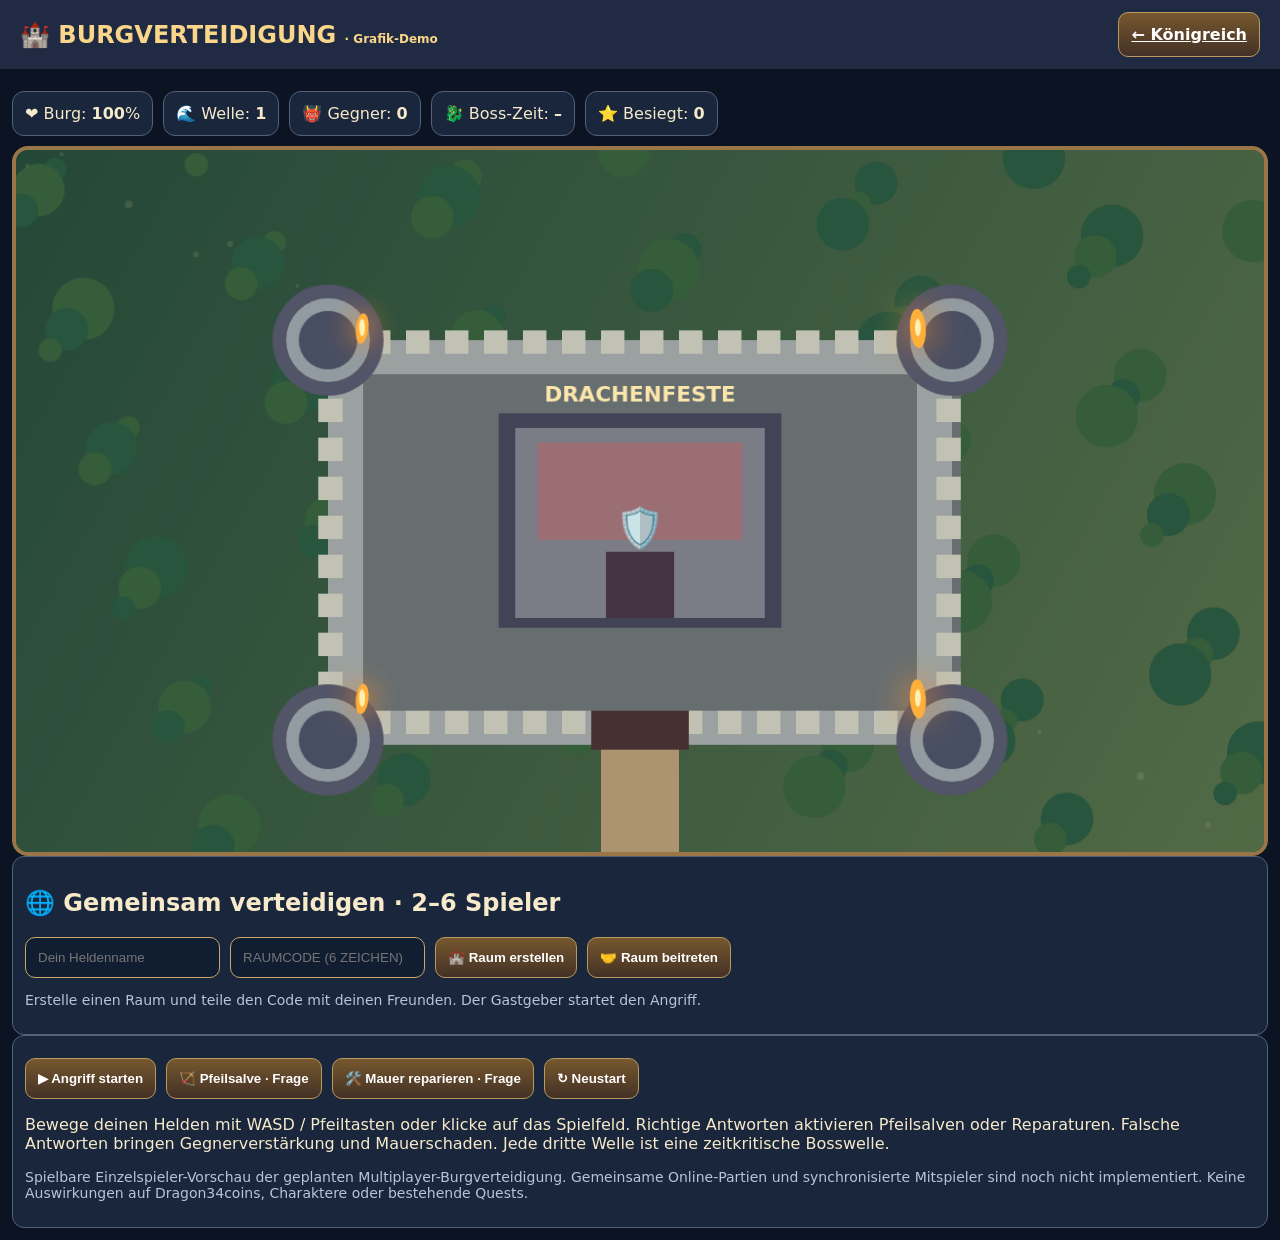
<file: burgverteidigung.html>
<!doctype html><html lang="de"><head><meta charset="utf-8"><meta name="viewport" content="width=device-width,initial-scale=1"><title>Burgverteidigung · 34a MEGAPOWER</title><style>
*{box-sizing:border-box}body{margin:0;background:#0c1322;color:#f7eacb;font:16px system-ui}header{display:flex;justify-content:space-between;align-items:center;padding:12px 20px;background:#202b43}h1{font-size:24px;margin:0;color:#f9d68a}a,button{color:#fff;background:linear-gradient(#76582e,#443126);border:1px solid #b79a60;border-radius:10px;padding:12px;cursor:pointer;font-weight:bold}main{max-width:1400px;margin:auto;padding:12px}.hud,.actions{display:flex;flex-wrap:wrap;gap:10px;margin:10px 0}.hud span,.panel{background:#19263b;border:1px solid #52627a;border-radius:12px;padding:12px}.battle{position:relative;border:4px solid #9a7548;border-radius:16px;overflow:hidden;background:#274d37}canvas{display:block;width:100%;aspect-ratio:16/9;touch-action:none}.question{position:absolute;bottom:10px;left:50%;transform:translateX(-50%);width:min(94%,800px);max-height:80%;overflow:auto;padding:15px;background:#0e1728f5;border:2px solid #e8bc6e;border-radius:14px}.question h2{font-size:20px}.answers{display:grid;grid-template-columns:1fr 1fr;gap:8px}.answers button{background:#284363;text-align:left}.hide{display:none}#banner{position:absolute;top:20%;left:0;width:100%;text-align:center;font-size:clamp(20px,4vw,48px);color:#ffe28e;font-weight:1000;text-shadow:0 4px 12px black;pointer-events:none}.muted{color:#b6c6d7;font-size:14px}@media(max-width:600px){.answers{grid-template-columns:1fr}.question h2{font-size:16px}header h1{font-size:17px}}</style></head><body>
<header><h1>🏰 BURGVERTEIDIGUNG <small style="font-size:12px">· Grafik-Demo</small></h1><a href="index.html">← Königreich</a></header><main><div class="hud"><span>❤️ Burg: <b id="hp">100</b>%</span><span>🌊 Welle: <b id="wave">1</b></span><span>👹 Gegner: <b id="count">0</b></span><span>🐉 Boss-Zeit: <b id="time">–</b></span><span>⭐ Besiegt: <b id="kills">0</b></span></div><div class="battle"><canvas id="field" width="1280" height="720"></canvas><div id="banner"></div><div class="question hide" id="quiz"><h2 id="prompt"></h2><p id="hint"></p><div class="answers" id="answers"></div><button id="check" class="hide">Antwort prüfen</button></div></div><div class="panel"><h2>🌐 Gemeinsam verteidigen · 2–6 Spieler</h2><div class="actions"><input id="playerName" placeholder="Dein Heldenname" maxlength="32" style="padding:12px;background:#111e31;color:white;border:1px solid #caa76a;border-radius:10px"><input id="roomCode" placeholder="Raumcode (6 Zeichen)" maxlength="6" style="padding:12px;background:#111e31;color:white;border:1px solid #caa76a;border-radius:10px;text-transform:uppercase"><button id="createRoom">🏰 Raum erstellen</button><button id="joinRoom">🤝 Raum beitreten</button></div><p id="roomStatus" class="muted">Erstelle einen Raum und teile den Code mit deinen Freunden. Der Gastgeber startet den Angriff.</p><p id="roster" class="muted"></p></div><div class="panel"><div class="actions"><button id="start">▶ Angriff starten</button><button id="attack">🏹 Pfeilsalve · Frage</button><button id="repair">🛠️ Mauer reparieren · Frage</button><button id="reset">↻ Neustart</button></div><p>Bewege deinen Helden mit WASD / Pfeiltasten oder klicke auf das Spielfeld. Richtige Antworten aktivieren Pfeilsalven oder Reparaturen. Falsche Antworten bringen Gegnerverstärkung und Mauerschaden. Jede dritte Welle ist eine zeitkritische Bosswelle.</p><p class="muted">Spielbare Einzelspieler-Vorschau der geplanten Multiplayer-Burgverteidigung. Gemeinsame Online-Partien und synchronisierte Mitspieler sind noch nicht implementiert. Keine Auswirkungen auf Dragon34coins, Charaktere oder bestehende Quests.</p></div></main><script src="questions.js"></script><script>
(()=>{const $=id=>document.getElementById(id),c=$('field'),g=c.getContext('2d'),W=1280,H=720,Q=(window.MP_QUESTIONS||[]).filter(q=>q.options&&q.correct!==undefined);let hp=100,wave=1,kills=0,active=false,bossTime=0,enemies=[],fx=[],hero={x:640,y:390,tx:640,ty:390},keys=new Set(),pending=null,action='attack',last=0,spawn=0,lock=false,hitFlash=0,arrowShots=[],online=null,onlineBusy=false,onlinePlayers=[],onlineHost=false;const R=(a,b)=>a+Math.random()*(b-a),msg=s=>{$('banner').textContent=s;setTimeout(()=>{if($('banner').textContent===s)$('banner').textContent=''},1900)},particle=(x,y,col)=>{for(let i=0;i<24;i++)fx.push({x,y,vx:R(-140,140),vy:R(-180,60),t:R(.3,1),col})};function enemy(boss=false){let side=Math.floor(R(0,4)),x=side===0?R(0,W):side===1?0:side===2?W:R(0,W),y=side===0?0:side===3?H:R(0,H);enemies.push({x,y,boss,hp:boss?24:2,full:boss?24:2,speed:boss?24:R(27,40)+wave*2})}function nextWave(){spawn=0;if(wave%3===0){bossTime=45;enemy(true);msg('🐉 DRACHENBOSS! 45 SEKUNDEN!')}else{bossTime=0;for(let i=0;i<Math.min(7+wave*2,25);i++)enemy()} }function begin(){hp=100;wave=1;kills=0;enemies=[];fx=[];active=true;hero={x:640,y:390,tx:640,ty:390};nextWave();msg('⚔️ VERTEIDIGT DIE BURG!')}function update(){$('hp').textContent=Math.max(0,Math.ceil(hp));$('wave').textContent=wave;$('count').textContent=enemies.length;$('time').textContent=bossTime>0?Math.ceil(bossTime)+'s':'–';$('kills').textContent=kills}
function draw(){const now=performance.now()/1000;let bg=g.createLinearGradient(0,0,W,H);bg.addColorStop(0,'#244838');bg.addColorStop(1,'#526a46');g.fillStyle=bg;g.fillRect(0,0,W,H);for(let i=0;i<100;i++){let x=(i*271+40)%W,y=(i*197+20)%H;g.fillStyle=i%2?'#365d3a':'#28553d';g.beginPath();g.arc(x,y,12+i%5*5,0,7);g.fill()}g.strokeStyle='#ac9470';g.lineWidth=80;g.beginPath();g.moveTo(640,720);g.lineTo(640,580);g.stroke();g.save();g.globalAlpha=.12;g.fillStyle='#f3e6af';for(let i=0;i<18;i++){const x=(i*173+now*8)%W,y=(i*97+Math.sin(now+i)*16+H)%H;g.beginPath();g.arc(x,y,2+i%3,0,7);g.fill()}g.restore();g.fillStyle='#657075';g.fillRect(350,220,580,365);g.fillStyle='#898f8b';g.fillRect(370,240,540,325);for(let y=245;y<565;y+=40)for(let x=380;x<900;x+=45){g.strokeStyle='#676e70';g.strokeRect(x+(y%80?12:0),y,42,37)}g.fillStyle='#424456';g.fillRect(495,270,290,220);g.fillStyle='#7c7c87';g.fillRect(512,285,256,195);g.fillStyle='#9b6e74';g.fillRect(535,300,210,100);g.fillStyle='#453444';g.fillRect(605,412,70,68);g.fillStyle='#9ba1a0';g.fillRect(320,195,640,35);g.fillRect(320,195,36,410);g.fillRect(924,195,36,410);g.fillRect(320,575,270,35);g.fillRect(690,575,270,35);for(let x=320;x<960;x+=40){g.fillStyle='#c1c2b4';g.fillRect(x,185,24,24);g.fillRect(x,575,24,24)}for(let y=215;y<600;y+=40){g.fillRect(310,y,25,24);g.fillRect(944,y,25,24)}for(const [x,y] of [[320,195],[960,195],[320,605],[960,605]]){g.fillStyle='#525467';g.beginPath();g.arc(x,y,57,0,7);g.fill();g.fillStyle='#929ba0';g.beginPath();g.arc(x,y,43,0,7);g.fill();g.fillStyle='#484e62';g.beginPath();g.arc(x,y,30,0,7);g.fill()}for(const [x,y] of [[355,195],[925,195],[355,575],[925,575]]){const flicker=1+Math.sin(now*9+x)*.18;g.save();g.shadowBlur=30*flicker;g.shadowColor='#ff8d26';g.fillStyle='#ffb13b';g.beginPath();g.ellipse(x,y-12,7*flicker,17*flicker,Math.sin(now*3+x)*.12,0,7);g.fill();g.fillStyle='#fff1b3';g.beginPath();g.ellipse(x,y-13,3,9,0,0,7);g.fill();g.restore()}g.fillStyle='#473032';g.fillRect(590,575,100,40);g.font='bold 22px system-ui';g.textAlign='center';g.fillStyle='#fbe5aa';g.fillText('DRACHENFESTE',640,258);for(const e of enemies){g.save();const bob=Math.sin(now*(e.boss?3:8)+e.x*.03)* (e.boss?9:3);g.translate(e.x,e.y+bob);g.shadowColor='#f35d43';g.shadowBlur=e.boss?25:8;g.font=e.boss?'58px serif':'30px serif';if(e.boss){g.save();g.rotate(Math.sin(now*4)*.08);g.fillText('🐲',0,15);g.restore();g.save();g.globalAlpha=.55+.3*Math.sin(now*13);g.fillStyle='#ff7633';g.shadowBlur=35;g.shadowColor='#ff6c00';g.beginPath();g.ellipse(-15+Math.sin(now*6)*12,42,20,8,0,0,7);g.fill();g.restore()}else{g.rotate(Math.sin(now*7+e.x)*.12);g.fillText('👹',0,10)}g.shadowBlur=0;g.fillStyle='#dd4545';g.fillRect(e.boss?-35:-18,e.boss?-53:-30,e.boss?70:36,5);g.fillStyle='#8deb82';g.fillRect(e.boss?-35:-18,e.boss?-53:-30,(e.boss?70:36)*Math.max(0,e.hp)/e.full,5);g.restore()}if(!online){g.font='40px serif';g.fillText('🛡️',hero.x,hero.y+10+Math.sin(now*9)*3)}for(const p of onlinePlayers){g.font='35px serif';g.fillText(p.you?'🛡️':'⚔️',p.x,p.y+10+Math.sin(now*7+p.x)*3);g.font='bold 15px system-ui';g.fillStyle=p.you?'#a9f8c7':'#ffe4a0';g.fillText(p.name,p.x,p.y-30)}for(const p of fx){g.globalAlpha=Math.max(0,p.t);g.fillStyle=p.col;g.fillRect(p.x,p.y,5,5)}g.globalAlpha=1;if(hitFlash>0){g.fillStyle='rgba(255,50,30,'+Math.min(.28,hitFlash*.4)+')';g.fillRect(0,0,W,H)}if(arrowShots.length){for(const a of arrowShots){g.save();g.translate(a.x,a.y);g.rotate(Math.atan2(a.vy,a.vx));g.strokeStyle='#ffe7a3';g.shadowBlur=12;g.shadowColor='#ffd56b';g.lineWidth=4;g.beginPath();g.moveTo(-18,0);g.lineTo(14,0);g.stroke();g.restore()}}}
function frame(t){let dt=Math.min(.05,(t-last)/1000||0);last=t;if(active&&!pending&&!online){if(bossTime>0){bossTime-=dt;if(bossTime<=0){hp-=30;msg('🔥 BOSS-ZEIT ABGELAUFEN!')}}spawn+=dt;if(wave%3!==0&&spawn>9){spawn=0;enemy()}let dx=0,dy=0;if(keys.has('a')||keys.has('arrowleft'))dx--;if(keys.has('d')||keys.has('arrowright'))dx++;if(keys.has('w')||keys.has('arrowup'))dy--;if(keys.has('s')||keys.has('arrowdown'))dy++;if(dx||dy){hero.tx=hero.x+dx*70;hero.ty=hero.y+dy*70}let dist=Math.hypot(hero.tx-hero.x,hero.ty-hero.y);if(dist>2){hero.x+=(hero.tx-hero.x)/dist*Math.min(dist,220*dt);hero.y+=(hero.ty-hero.y)/dist*Math.min(dist,220*dt)}hero.x=Math.max(355,Math.min(925,hero.x));hero.y=Math.max(235,Math.min(565,hero.y));for(const e of enemies){let d=Math.hypot(640-e.x,590-e.y)||1;e.x+=(640-e.x)/d*e.speed*dt;e.y+=(590-e.y)/d*e.speed*dt;if(d<32){hitFlash=.7;hp-=e.boss?15:4;particle(e.x,e.y,'#f86c43');e.hp=0}}enemies=enemies.filter(e=>e.hp>0);if(hp<=0){active=false;msg('💀 BURG GEFALLEN!')}else if(!enemies.length){wave++;if(wave>9){active=false;msg('🏆 BURG GERETTET!')}else nextWave()}}for(const a of arrowShots){a.x+=a.vx*dt;a.y+=a.vy*dt;a.t-=dt}arrowShots=arrowShots.filter(a=>a.t>0);hitFlash=Math.max(0,hitFlash-dt);for(const p of fx){p.x+=p.vx*dt;p.y+=p.vy*dt;p.vy+=210*dt;p.t-=dt}fx=fx.filter(p=>p.t>0);draw();update();requestAnimationFrame(frame)}
function volley(){let targets=enemies.slice().sort((a,b)=>Math.hypot(a.x-640,a.y-590)-Math.hypot(b.x-640,b.y-590));for(const e of targets.slice(0,5)){e.hp-=e.boss?5:2;particle(e.x,e.y,'#ffdf76');{const dx=e.x-hero.x,dy=e.y-hero.y,d=Math.hypot(dx,dy)||1;arrowShots.push({x:hero.x,y:hero.y,vx:dx/d*850,vy:dy/d*850,t:.5})}if(e.hp<=0)kills++}enemies=enemies.filter(e=>e.hp>0);msg('🏹 PFEILSALVE!')}
function ask(type){if(!active){msg('Erst Angriff starten!');return}if(pending||!Q.length)return;action=type;pending=Q[Math.floor(Math.random()*Q.length)];const q=pending,correct=Array.isArray(q.correct)?q.correct:[q.correct],selected=new Set();$('quiz').classList.remove('hide');$('prompt').textContent=q.q;$('hint').textContent=correct.length>1?'Mehrere Antworten richtig – alle auswählen':'Eine Antwort auswählen';$('answers').replaceChildren();q.options.forEach((o,i)=>{let b=document.createElement('button');b.textContent=String.fromCharCode(65+i)+'. '+o;b.onclick=()=>{if(correct.length===1)return grade([i]);if(selected.has(i)){selected.delete(i);b.style.outline=''}else{selected.add(i);b.style.outline='3px solid gold'}};$('answers').appendChild(b)});$('check').classList.toggle('hide',correct.length===1);$('check').onclick=()=>{if(selected.size)grade([...selected])}}
function grade(selected){if(!pending||lock)return;lock=true;let q=pending,correct=Array.isArray(q.correct)?q.correct:[q.correct],ok=selected.length===correct.length&&correct.every(i=>selected.includes(i));if(online){onlineCall('answer',{p_correct:ok,p_skill:action}).then(syncState).catch(showError)}else if(ok){if(action==='repair'){hp=Math.min(100,hp+18);particle(640,590,'#9af9b3');msg('🛠️ MAUER REPARIERT!')}else volley()}else{hp-=6;hitFlash=.7;for(let i=0;i<3;i++)enemy();msg('💀 FALSCH! GEGNER-INVASION!')}$('hint').textContent=(ok?'✅ Richtig! ':'❌ Falsch! ')+(q.ex||'');document.querySelectorAll('#answers button').forEach(b=>b.disabled=true);setTimeout(()=>{$('quiz').classList.add('hide');pending=null;lock=false},1800)}
$('start').onclick=()=>{if(online){if(onlineHost)onlineCall('start').then(syncState).catch(showError);else msg('Nur der Gastgeber startet!')}else if(!active)begin()};$('reset').onclick=()=>{if(online){msg('Im Online-Raum startet der Gastgeber eine neue Runde');return}pending=null;lock=false;$('quiz').classList.add('hide');begin()};$('attack').onclick=()=>ask('attack');$('repair').onclick=()=>ask('repair');document.addEventListener('keydown',e=>keys.add(e.key.toLowerCase()));document.addEventListener('keyup',e=>keys.delete(e.key.toLowerCase()));c.addEventListener('pointerdown',e=>{let r=c.getBoundingClientRect();hero.tx=(e.clientX-r.left)/r.width*W;hero.ty=(e.clientY-r.top)/r.height*H;if(online)onlineCall('move',{p_x:Math.round(hero.tx),p_y:Math.round(hero.ty)}).catch(()=>{})});requestAnimationFrame(frame);
const API_SIEGE='https://smqeuxsqkmqlpgtbmhre.supabase.co/rest/v1/rpc/mp_siege',SIEGE_KEY='sb_publishable_-2mJB_-wPHPGbjNJxnkpAg_CKOHbu9J';
function showError(e){$('roomStatus').textContent='⚠️ '+(e.message||e)}
async function onlineCall(act,more={}){if(!online&&act!=='create'&&act!=='join')throw Error('Kein Raum');const payload={p_action:act,p_code:online?.code||$('roomCode').value.trim().toUpperCase()||null,p_token:online?.token||null,p_name:$('playerName').value.trim()||'Held',...more};const response=await fetch(API_SIEGE,{method:'POST',headers:{'Content-Type':'application/json','apikey':SIEGE_KEY},body:JSON.stringify(payload)});const data=await response.json();if(!response.ok)throw Error(data.message||'Serverfehler');return data}
function syncState(data){if(!data||!online)return;onlineHost=data.host;hp=data.hp;wave=data.wave;enemies=data.state.enemies||[];kills=data.state.kills||0;active=!!data.state.running;bossTime=data.boss_seconds||0;onlinePlayers=data.players||[];$('roomStatus').textContent='🏰 Raum '+online.code+' · '+(onlineHost?'Du bist Gastgeber':'Du bist Mitspieler')+' · '+(active?'Angriff läuft!':'Warte auf Spielstart');$('roster').textContent='Helden: '+onlinePlayers.map(p=>p.name).join(' · ');let me=onlinePlayers.find(p=>p.you);if(me){hero.x=me.x;hero.y=me.y;hero.tx=me.x;hero.ty=me.y}}
async function connect(action){try{if(!$('playerName').value.trim())throw Error('Bitte Heldennamen eingeben');const data=await onlineCall(action);online={code:data.code,token:data.token};$('roomCode').value=data.code;sessionStorage.setItem('mp_siege_session',JSON.stringify(online));msg('🏰 ONLINE-RAUM '+data.code);await poll()}catch(e){showError(e)}}
async function poll(){if(!online||onlineBusy)return;onlineBusy=true;try{syncState(await onlineCall('state'))}catch(e){showError(e)}finally{onlineBusy=false}}
$('createRoom').onclick=()=>connect('create');$('joinRoom').onclick=()=>connect('join');
const oldSession=sessionStorage.getItem('mp_siege_session');if(oldSession){try{online=JSON.parse(oldSession);$('roomCode').value=online.code;poll()}catch{online=null}}
setInterval(poll,1200);
})();
</script></body></html>
</file>
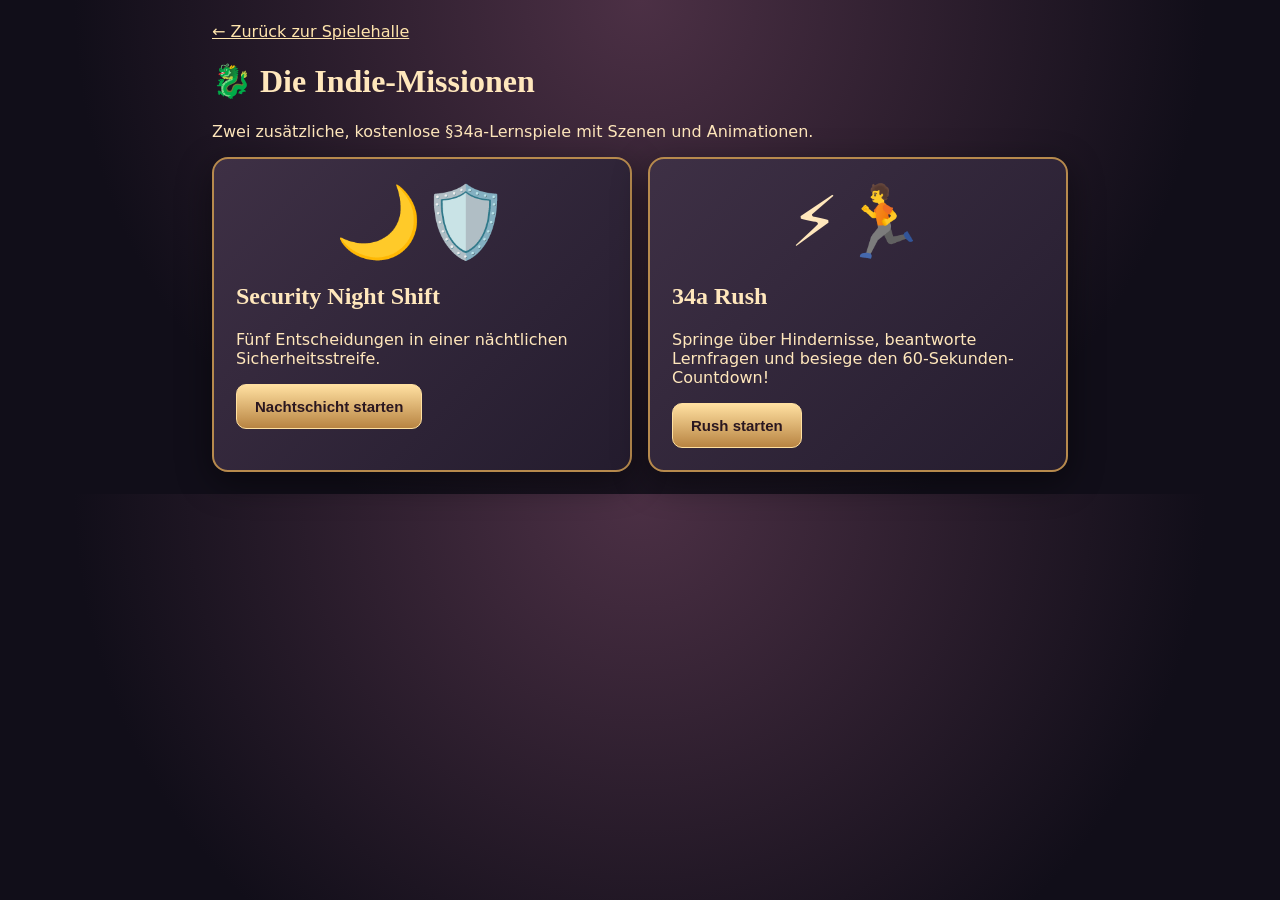
<file: indie-minigames.html>
<!doctype html><html lang="de"><head><meta charset="utf-8"><meta name="viewport" content="width=device-width,initial-scale=1"><title>34a MEGAPOWER – Indie Spiele</title><style>
*{box-sizing:border-box}body{margin:0;background:radial-gradient(circle at top,#4c3045,#110e19 70%);color:#ffe7bc;font:16px system-ui}main{max-width:900px;margin:auto;padding:22px}h1,h2{font-family:Georgia,serif}a{color:#ffe5ac}.grid{display:grid;grid-template-columns:repeat(auto-fit,minmax(240px,1fr));gap:16px}.card,.panel{background:linear-gradient(135deg,#3e3045,#241c2e);border:2px solid #b78a4d;border-radius:16px;padding:22px;box-shadow:0 10px 35px #0007}.card{cursor:pointer}.card:hover{border-color:#ffe28c}.art{font-size:70px;text-align:center;animation:bob 2s infinite alternate}button{cursor:pointer;border:1px solid #ffe0a0;border-radius:10px;padding:13px 18px;background:linear-gradient(#ffe0a1,#b88442);color:#2a1720;font-weight:900;font-size:15px;min-height:44px}button:disabled{opacity:.6}.hidden{display:none!important}.hud{display:flex;gap:10px;flex-wrap:wrap;margin:12px 0}.hud span{background:#463448;border-radius:20px;padding:8px 12px}.stage{height:300px;border:2px solid #9e805b;border-radius:12px;position:relative;overflow:hidden;background:radial-gradient(circle at 80% 20%,#fff3ac 0 12px,transparent 15px),linear-gradient(#11172c,#274059)}.stage:before{content:'🏰';position:absolute;right:8%;top:12%;font-size:130px;filter:brightness(.6)}.actor{position:absolute;bottom:33%;left:14%;font-size:70px;animation:bob 1.3s infinite alternate}.scene{position:absolute;bottom:10px;left:10px;right:10px;border-radius:10px;padding:14px;background:#101426eb;z-index:3}.choices{display:grid;gap:10px;margin:14px 0}.choices button{background:#41334b;color:#ffe9c4;text-align:left}.choices button.correct{background:#245c48}.choices button.wrong{background:#783d45}.feedback{background:#2c3944;padding:12px;border-left:4px solid #eecb72;margin:12px 0}.ground{position:absolute;bottom:0;height:32%;width:100%;background:repeating-linear-gradient(90deg,#313b55 0 48px,#46516b 49px 55px);border-top:6px solid #8a9aaf}.runner{bottom:30%;transition:bottom .12s}.runner.jump{bottom:62%}.obstacle{position:absolute;right:-60px;bottom:32%;font-size:50px;animation:move 1.9s linear forwards}.controls{display:flex;gap:12px;flex-wrap:wrap}.note{color:#d4bfa8;font-size:13px}.flash{animation:flash .25s 2}@keyframes bob{to{transform:translateY(-10px)}}@keyframes move{to{right:110%}}@keyframes flash{50%{filter:brightness(2)}}@media(prefers-reduced-motion:reduce){.art,.actor{animation:none}}
</style></head><body><main><a href="index.html">← Zurück zur Spielehalle</a><h1>🐉 Die Indie-Missionen</h1><p>Zwei zusätzliche, kostenlose §34a-Lernspiele mit Szenen und Animationen.</p><div id="menu" class="grid"><div class="card" data-mode="night" role="button" tabindex="0"><div class="art">🌙🛡️</div><h2>Security Night Shift</h2><p>Fünf Entscheidungen in einer nächtlichen Sicherheitsstreife.</p><button>Nachtschicht starten</button></div><div class="card" data-mode="rush" role="button" tabindex="0"><div class="art">⚡🏃</div><h2>34a Rush</h2><p>Springe über Hindernisse, beantworte Lernfragen und besiege den 60-Sekunden-Countdown!</p><button>Rush starten</button></div></div><section class="panel hidden" id="game"><div class="hud"><span id="label"></span><span id="progress"></span><span id="score"></span><span id="timer"></span></div><div id="stage" class="stage"></div><div class="choices" id="choices"></div><div id="feedback" class="feedback hidden" role="status"></div><div class="controls"><button id="next" class="hidden">Weiter ➜</button><button id="jump" class="hidden">⬆ Springen (Leertaste)</button><button id="back">Zur Auswahl</button></div><p class="note">Kostenlos, ohne Werbung, Konto oder externe Dienste. Die bestehenden Dragon34coins und Spielstände bleiben unberührt. Die Beispiele sind vereinfacht und ersetzen keine Rechtsberatung.</p></section></main><script>
const $=x=>document.getElementById(x);
const night=[
['Ein Besucher möchte ohne Anmeldung hinein.',['Einlassen','Berechtigung nach Dienstanweisung prüfen','Ausweis einbehalten'],1,'Zutritt nur mit entsprechender Berechtigung gewähren.'],
['Du bemerkst Rauch und einen Alarm.',['Ignorieren','Erst Fotos machen','Nach Notfallplan alarmieren, Eigenschutz beachten'],2,'Alarmierung und Eigenschutz haben Vorrang.'],
['Ein Besucher schreit dich an, ist aber nicht gewalttätig.',['Ruhig deeskalieren und Abstand wahren','Sofort zuschlagen','Ohne Grund festhalten'],0,'Deeskalation und Abstand helfen, Risiken zu vermindern.'],
['Du findest fremde Schlüssel.',['Behalten','Fund dokumentieren und ordnungsgemäß abgeben','Wegwerfen'],1,'Fundsachen sicher verwahren und abgeben.'],
['Der Fluchtweg ist zugestellt.',['Ignorieren','Kartons stehen lassen','Blockade nach Vorgabe beseitigen lassen und melden'],2,'Rettungswege müssen frei bleiben.']];
const rush=[
['Wann ist Notwehr nach § 32 StGB möglich?',['Bei gegenwärtigem rechtswidrigem Angriff','Für jede Vergeltung','Bei bloßem Ärger'],0,'Notwehr dient der erforderlichen Verteidigung gegen einen gegenwärtigen rechtswidrigen Angriff.'],
['Wozu dient das Wachbuch?',['Für Witze','Zur Dokumentation wichtiger Ereignisse','Als Privatnotiz'],1,'Sachliche Dokumentation ist wichtig.'],
['Eine Person wird laut. Was hilft?',['Provokation','Drohungen','Ruhig sprechen und Abstand halten'],2,'Deeskalation und Eigenschutz sind sinnvoll.'],
['Was ist bei einer Sicherheitsmaßnahme wichtig?',['Verhältnismäßigkeit','Immer maximale Härte','Willkür'],0,'Eingriffe benötigen eine Grundlage und müssen verhältnismäßig sein.'],
['Was tust du bei einem Alarm?',['Ignorieren','Alarm- und Dienstanweisung beachten','Ungeprüft ausschalten'],1,'Geregeltes Vorgehen nach Notfallplan.']];
let s=null,interval=null,spawn=null,pending=[];
function later(f,t){const h=setTimeout(f,t);pending.push(h)}
function clean(){clearInterval(interval);clearInterval(spawn);pending.forEach(clearTimeout);pending=[]}
function show(id,on){$(id).classList.toggle('hidden',!on)}
function hud(){if(!s)return;$('label').textContent=s.mode==='night'?'🌙 Nachtschicht':'⚡ Rush';$('progress').textContent=s.mode==='night'?'Einsatz '+(Math.min(s.index+1,5))+'/5':'❤️ '+s.life+' · Frage '+s.index+'/5';$('score').textContent='⭐ '+s.score;$('timer').textContent=s.mode==='rush'?'⏱ '+s.time+'s':'🛡️ Dienst'}
function start(mode){clean();s={mode,index:0,score:0,life:3,time:60,jumping:false,waiting:false,ended:false,count:0};show('menu',false);show('game',true);show('jump',mode==='rush');show('next',false);show('feedback',false);if(mode==='night')question();else{scene();interval=setInterval(()=>{if(!s||s.ended)return;s.time--;hud();if(s.time<=0)finish()},1000);spawn=setInterval(obstacle,2500)}hud()}
function scene(){ $('stage').innerHTML='<div class="ground"></div><div class="actor runner" id="actor">🏃</div><div class="scene" id="scene">Springe über Hindernisse! Nach jeweils zwei Hindernissen folgt eine Wissensfrage.</div>';$('choices').replaceChildren()}
function question(){if(s.index>=night.length){finish();return}$('stage').innerHTML='<div class="actor">🛡️</div><div class="scene" id="scene"></div>';$('scene').textContent=night[s.index][0];ask(night[s.index],()=>{s.index++;question()});hud()}
function ask(q,done){s.waiting=true;$('choices').replaceChildren();q[1].forEach((answer,i)=>{let b=document.createElement('button');b.textContent=String.fromCharCode(65+i)+'. '+answer;b.onclick=()=>{if(!s||s.ended||s.answered)return;s.answered=true;let right=i===q[2];if(right)s.score+=100;else if(s.mode==='rush')s.life--;[...$('choices').children].forEach((n,j)=>{n.disabled=true;if(j===q[2])n.classList.add('correct');if(j===i&&!right)n.classList.add('wrong')});$('feedback').textContent=(right?'✅ Richtig! +100 Punkte. ':'❌ Leider falsch. ')+q[3];show('feedback',true);show('next',true);$('next').onclick=()=>{show('next',false);show('feedback',false);s.answered=false;if(s.life<=0)finish();else done()};hud()};$('choices').appendChild(b)})}
function jump(){if(!s||s.mode!=='rush'||s.jumping||s.waiting||s.ended)return;s.jumping=true;$('actor').classList.add('jump');later(()=>{if(s&&!s.ended){s.jumping=false;$('actor')?.classList.remove('jump')}},1050)}
function obstacle(){if(!s||s.waiting||s.ended)return;const el=document.createElement('div');el.className='obstacle';el.textContent=['🪨','🚧','🔥'][s.count%3];$('stage').appendChild(el);later(()=>{el.remove();if(!s||s.ended||s.waiting)return;if(!s.jumping){s.life--;hud();$('stage').classList.add('flash');later(()=>$('stage')?.classList.remove('flash'),550)}s.count++;if(s.life<=0){finish();return}if(s.count%2===0)checkpoint()},1350)}
function checkpoint(){s.waiting=true;$('stage').querySelectorAll('.obstacle').forEach(x=>x.remove());$('scene').textContent='⚡ Wissens-Checkpoint!';ask(rush[s.index],()=>{s.index++;if(s.index===rush.length){finish();return}s.waiting=false;$('choices').replaceChildren();$('scene').textContent='Weiter springen und Punkte sammeln!';hud()})}
function finish(){if(!s||s.ended)return;s.ended=true;clean();show('next',false);show('jump',false);show('feedback',false);$('choices').replaceChildren();$('stage').innerHTML='<div class="actor">🏆</div><div class="scene" id="scene"></div>';$('scene').textContent='Mission beendet! Deine Punktzahl: '+s.score;const b=document.createElement('button');b.textContent='🔁 Erneut spielen';const mode=s.mode;b.onclick=()=>start(mode);$('choices').appendChild(b);hud()}
function back(){clean();s=null;show('game',false);show('menu',true)}
document.querySelectorAll('[data-mode]').forEach(c=>{c.onclick=()=>start(c.dataset.mode);c.onkeydown=e=>{if(e.target===c&&(e.key==='Enter'||e.key===' ')){e.preventDefault();start(c.dataset.mode)}}});$('back').onclick=back;$('jump').onclick=jump;document.addEventListener('keydown',e=>{if(e.code==='Space'&&s?.mode==='rush'&&!s.waiting){e.preventDefault();jump()}});
</script></body></html>
</file>
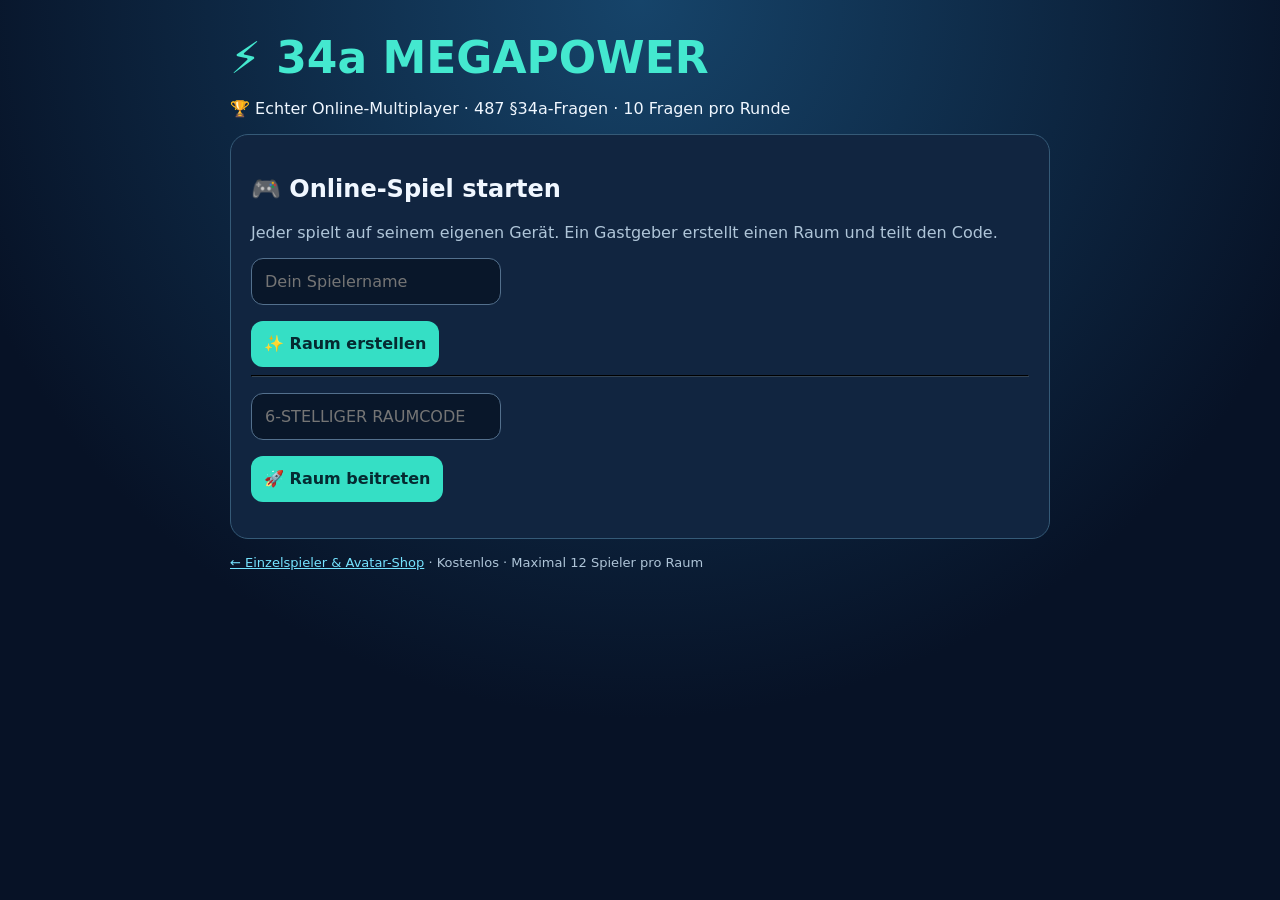
<file: multiplayer.html>
<!doctype html><html lang="de"><head><meta charset="utf-8"><meta name="viewport" content="width=device-width,initial-scale=1"><title>34a MEGAPOWER – Multiplayer</title><style>
:root{font-family:system-ui,Arial;color-scheme:dark}*{box-sizing:border-box}body{margin:0;background:radial-gradient(circle at top,#16446a,#071226 65%);color:#f0f7ff;min-height:100vh}.wrap{max-width:850px;margin:auto;padding:24px 15px 80px}h1{font-size:clamp(28px,6vw,44px);margin:8px 0;color:#44e8cf}.card{background:#112540;border:1px solid #355a77;border-radius:18px;padding:20px;margin:16px 0}.row{display:flex;flex-wrap:wrap;gap:10px;align-items:center}button,input{font:inherit;border-radius:12px;padding:13px;min-height:46px}input{background:#09172a;border:1px solid #53708d;color:white;max-width:100%;width:250px}button{border:0;background:#35dfc5;color:#052a31;font-weight:800;cursor:pointer}button:disabled{opacity:.5}.ghost{background:#284663;color:#fff}.muted{color:#afc5d8}.code{font-size:38px;letter-spacing:6px;font-weight:900;color:#ffd76a}.option{display:block;width:100%;text-align:left;margin:9px 0;background:#203e5c;color:white}.option.selected{background:#ffd76a;color:#122437}.score{display:flex;justify-content:space-between;border-bottom:1px solid #35516c;padding:11px 0}.error{color:#ff9c9c}.success{color:#54e4b4}.small{font-size:13px}a{color:#75e3ff}</style></head><body><main class="wrap"><h1>⚡ 34a MEGAPOWER</h1><p>🏆 Echter Online-Multiplayer · 487 §34a-Fragen · 10 Fragen pro Runde</p><div id="app" class="card">Lade Spiel …</div><p class="muted small"><a href="./">← Einzelspieler & Avatar-Shop</a> · Kostenlos · Maximal 12 Spieler pro Raum</p></main><script src="./questions.js"></script><script>
const URL='https://smqeuxsqkmqlpgtbmhre.supabase.co/rest/v1/rpc/',KEY='sb_publishable_-2mJB_-wPHPGbjNJxnkpAg_CKOHbu9J',Q=window.MP_QUESTIONS||[];
const app=document.getElementById('app');const originalName=new URLSearchParams(location.search).get('name')||'';let me=null,st=null,selected=-1,busy=false,err='',lastRound=-2,host=false,finished=false;
const esc=s=>String(s??'').replace(/[&<>"']/g,x=>({'&':'&amp;','<':'&lt;','>':'&gt;','"':'&quot;',"'":'&#39;'}[x]));
async function rpc(fn,data){const r=await fetch(URL+fn,{method:'POST',headers:{apikey:KEY,'Content-Type':'application/json'},body:JSON.stringify(data)});const txt=await r.text();let obj;try{obj=JSON.parse(txt)}catch{obj=txt}if(!r.ok)throw Error(obj.message||'Verbindung fehlgeschlagen');return obj}
function save(){localStorage.setItem('mp_online_session',JSON.stringify(me))}
function setup(){app.innerHTML='<h2>🎮 Online-Spiel starten</h2><p class="muted">Jeder spielt auf seinem eigenen Gerät. Ein Gastgeber erstellt einen Raum und teilt den Code.</p><p><input id="name" maxlength="24" placeholder="Dein Spielername"></p><div class="row"><button id="create">✨ Raum erstellen</button></div><hr style="border-color:#345"><p><input id="code" maxlength="6" placeholder="6-stelliger Raumcode" style="text-transform:uppercase"></p><button id="join">🚀 Raum beitreten</button><p id="message" class="error"></p>';if(originalName){document.getElementById('name').value=originalName;document.getElementById('name').readOnly=true}document.getElementById('create').onclick=()=>enter('mp_create');document.getElementById('join').onclick=()=>enter('mp_join')}
async function enter(fn){const name=document.getElementById('name').value.trim(),code=document.getElementById('code').value.trim().toUpperCase(),msg=document.getElementById('message');if(!name){msg.textContent='Bitte zuerst deinen Namen eingeben.';return}if(fn==='mp_join'&&code.length!==6){msg.textContent='Bitte den sechsstelligen Raumcode eingeben.';return}msg.textContent='Verbinde …';try{me=await rpc(fn,fn==='mp_create'?{p_name:name}:{p_name:name,p_code:code});host=!!me.host_token;save();await refresh()}catch(e){msg.textContent=e.message}}
async function refresh(){if(!me||busy)return;busy=true;try{const next=await rpc('mp_state',{p_code:me.code,p_token:me.token});if(next.round!==lastRound){selected=-1;lastRound=next.round}st=next;err='';render()}catch(e){err=e.message;render()}finally{busy=false}}
function leaderboard(){return '<h3>🏆 Live-Rangliste</h3>'+st.players.map((p,i)=>'<div class="score"><span>'+(i+1)+'. '+esc(p.name)+(p.answered&&st.status==='playing'?' ✓':'')+'</span><strong>'+p.score+' Punkte</strong></div>').join('')}
function render(){if(!me){setup();return}if(err){app.innerHTML='<p class="error">'+esc(err)+'</p><button id="retry">Erneut versuchen</button>';document.getElementById('retry').onclick=refresh;return}
let h='<p>Raumcode: <span class="code">'+esc(me.code)+'</span></p><p class="muted">Teile den Code mit deinen Freunden. Jeder öffnet denselben Multiplayer-Link.</p>';
if(st.status==='lobby'){h+='<h2>👥 Warteraum</h2>'+leaderboard();if(host)h+='<p><button id="start">▶️ 10 Fragen starten</button></p>';else h+='<p class="muted">Warte, bis der Gastgeber startet.</p>'}
if(st.status==='playing'){const idx=st.questions[st.round],q=Q[idx];h+='<h2>Frage '+(st.round+1)+' von 10</h2>';if(q){h+='<p><strong>'+esc(q.q)+'</strong></p>';h+=q.options.map((o,i)=>'<button class="option '+(selected===i?'selected':'')+'" data-answer="'+i+'" '+(selected>=0?'disabled':'')+'>'+String.fromCharCode(65+i)+'. '+esc(o)+'</button>').join('');if(selected>=0)h+='<p class="'+(selected===q.correct?'success':'error')+'">'+(selected===q.correct?'✅ Richtig! +100 Punkte':'❌ Nicht richtig. Richtige Antwort: '+esc(q.options[q.correct]))+'</p>'}else h+='<p class="error">Frage konnte nicht geladen werden.</p>';h+=leaderboard();if(host)h+='<p><button id="next">'+(st.round===9?'🏆 Ergebnis anzeigen':'➡️ Nächste Frage')+'</button></p>';else h+='<p class="muted">Der Gastgeber schaltet die nächste Frage frei.</p>'}
if(st.status==='finished')h+='<h2>🎉 Runde beendet!</h2><p>🥇 Gewinner: '+esc(st.players[0]?.name||'')+'</p>'+leaderboard()+'<p><button id="new">Neuen Raum erstellen</button></p>';
app.innerHTML=h;
document.querySelectorAll('[data-answer]').forEach(b=>b.onclick=async()=>{if(selected>=0)return;selected=Number(b.dataset.answer);render();try{await rpc('mp_answer',{p_code:me.code,p_token:me.token,p_round:st.round,p_correct:selected===Q[st.questions[st.round]].correct});await refresh()}catch(e){err=e.message;render()}});
const start=document.getElementById('start');if(start)start.onclick=async()=>{start.disabled=true;try{const ids=Array.from({length:Q.length},(_,i)=>i);for(let i=ids.length-1;i>0;i--){const j=Math.floor(Math.random()*(i+1));[ids[i],ids[j]]=[ids[j],ids[i]]}await rpc('mp_start',{p_code:me.code,p_host_token:me.host_token,p_question_ids:ids.slice(0,10)});await refresh()}catch(e){err=e.message;render()}};
const next=document.getElementById('next');if(next)next.onclick=async()=>{next.disabled=true;try{await rpc('mp_next',{p_code:me.code,p_host_token:me.host_token});await refresh()}catch(e){err=e.message;render()}};
const n=document.getElementById('new');if(n)n.onclick=()=>{me=null;st=null;lastRound=-2;localStorage.removeItem('mp_online_session');setup()};
}
try{me=JSON.parse(localStorage.getItem('mp_online_session')||'null');host=!!me?.host_token}catch{}if(me)refresh();else setup();setInterval(()=>{if(me&&document.visibilityState==='visible')refresh()},2200);
</script></body></html>
</file>
